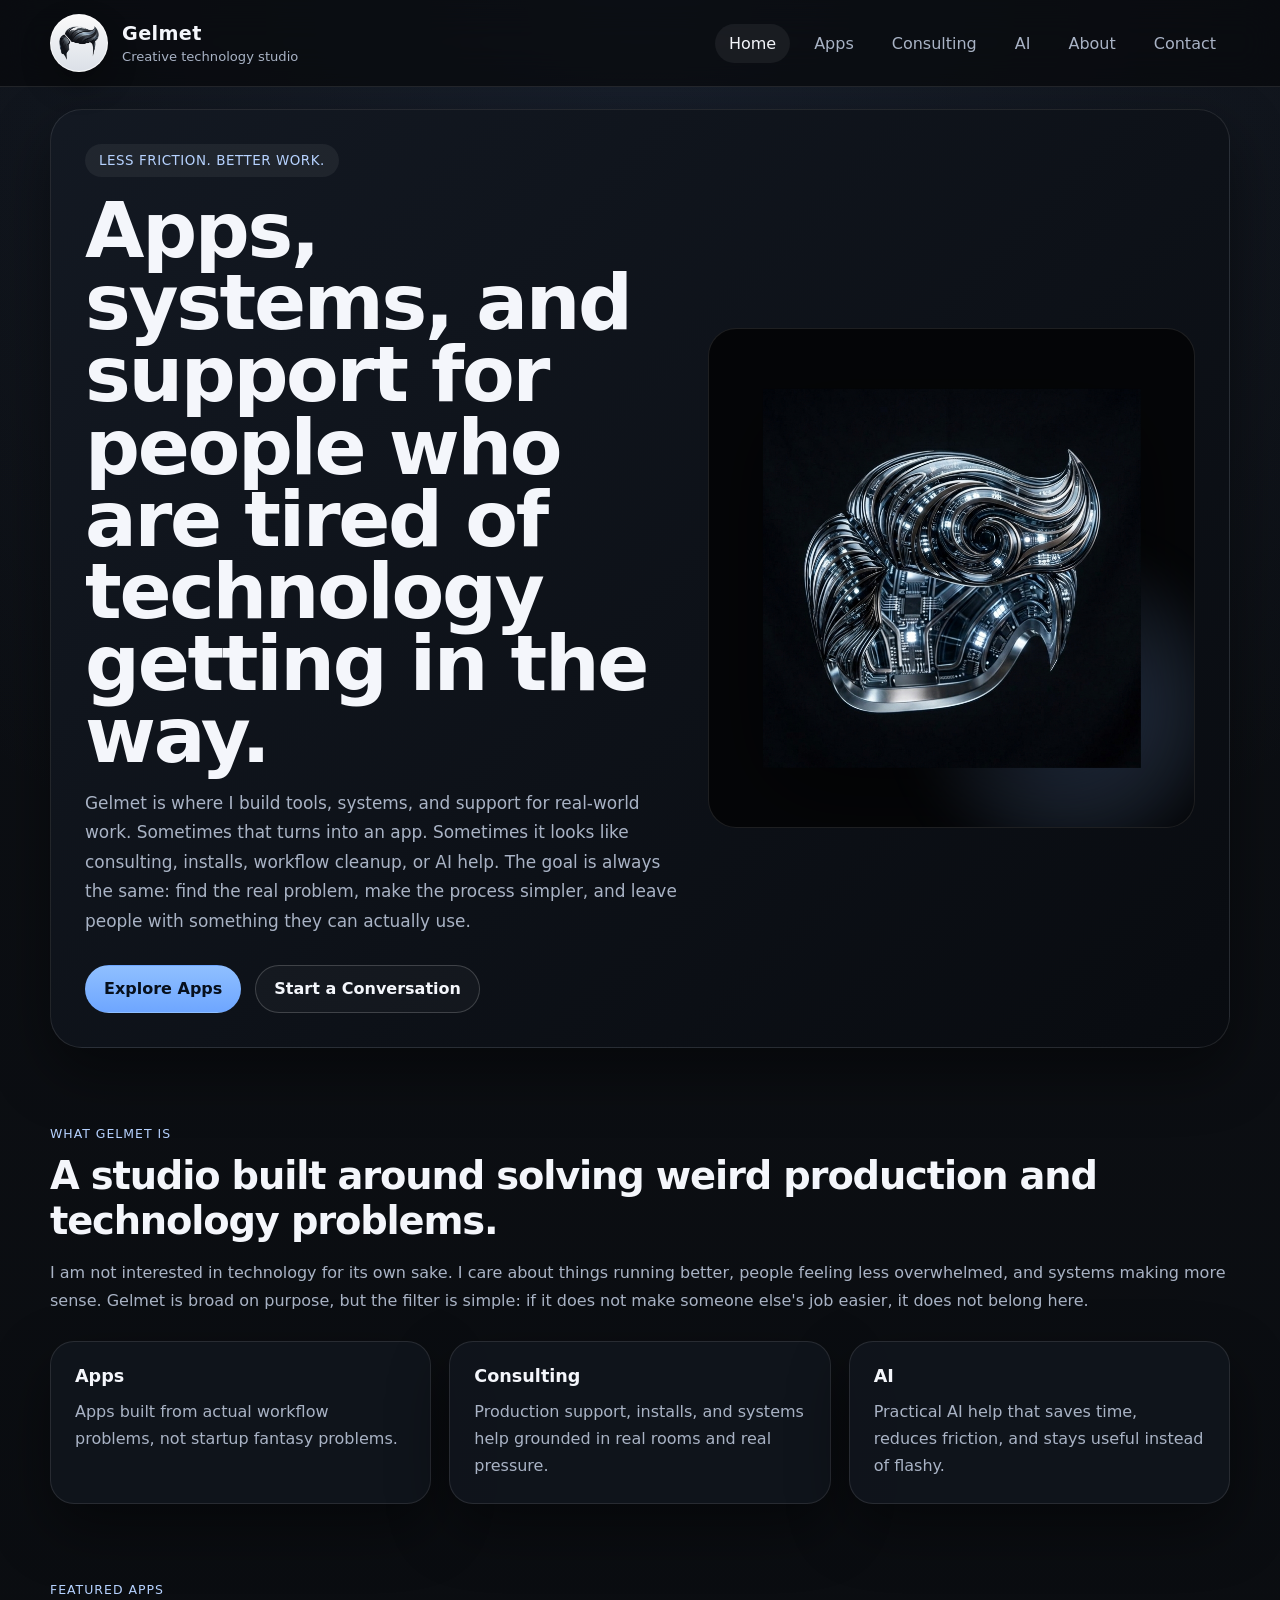
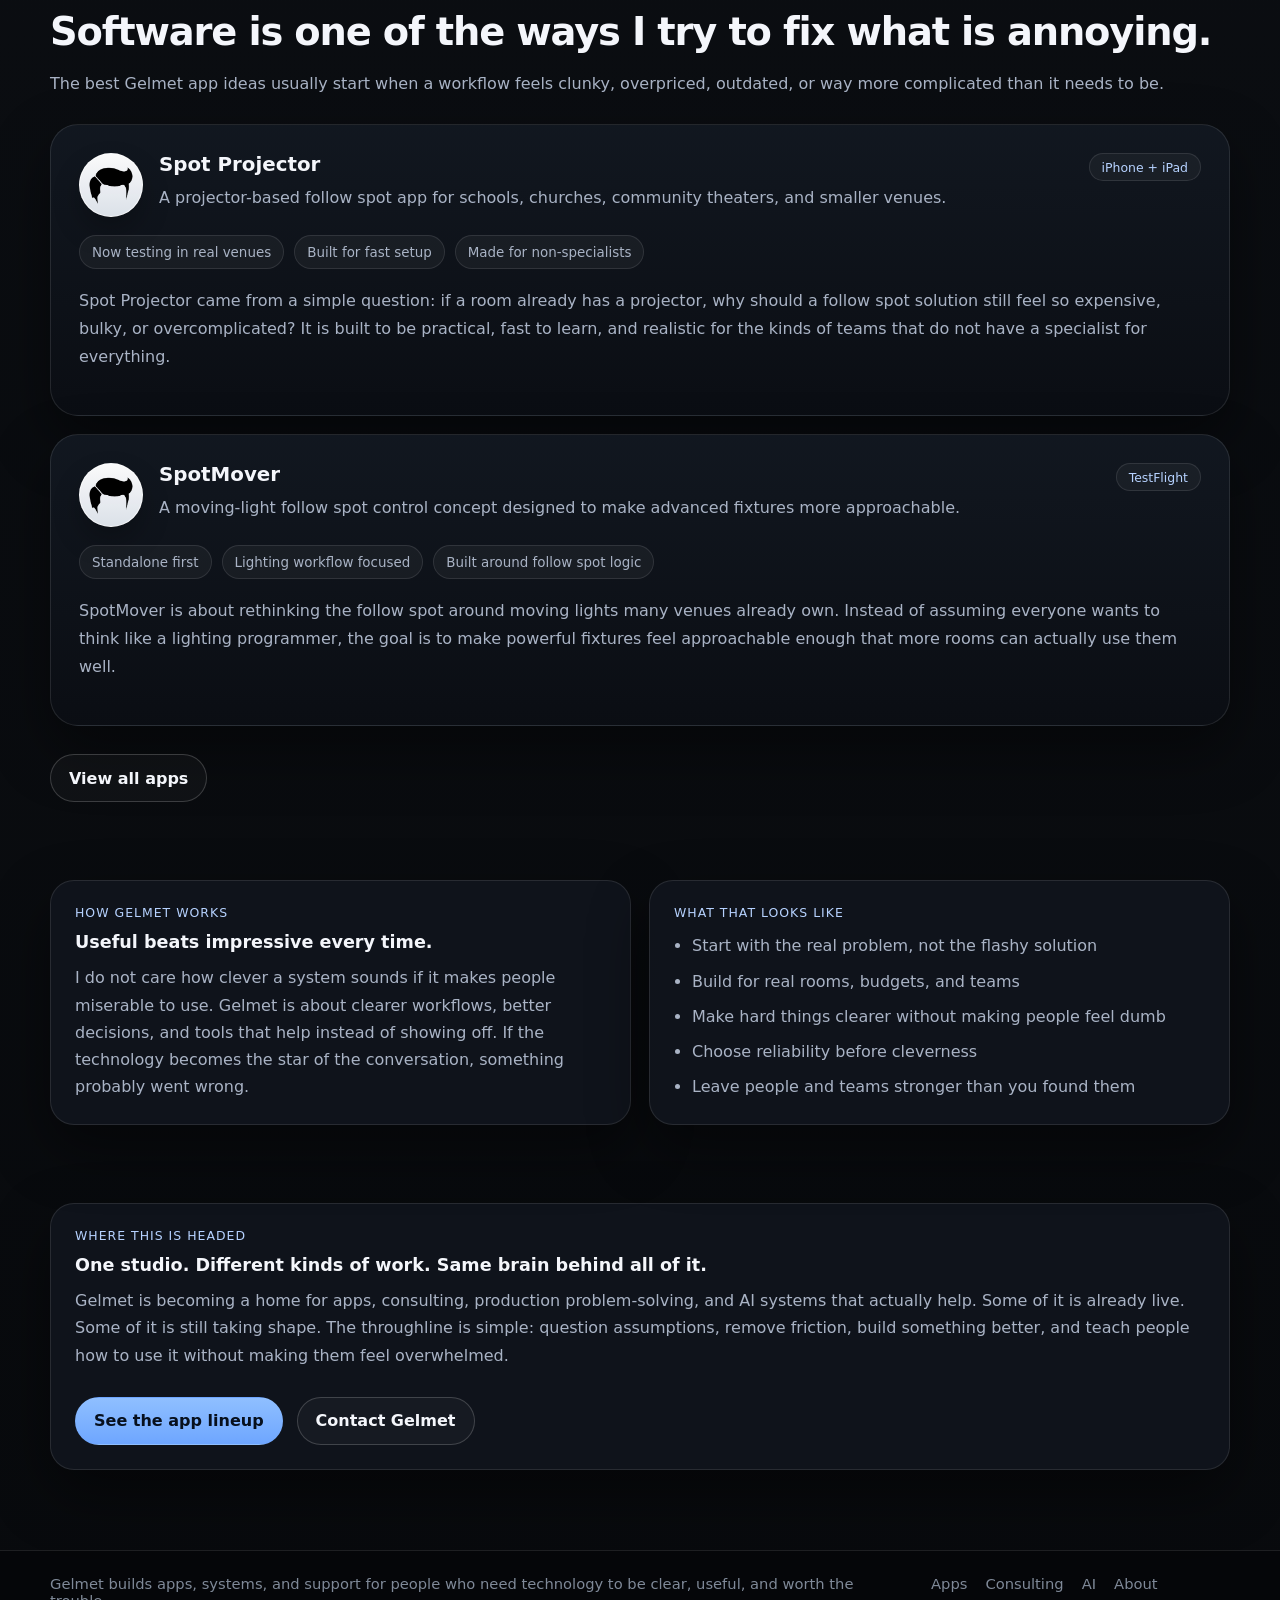
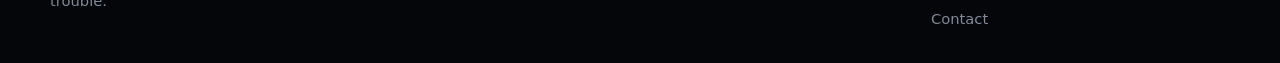
<file: index.html>
<!doctype html>
<html lang="en">
  <head>
    <meta charset="utf-8">
    <meta name="viewport" content="width=device-width, initial-scale=1">
    <title>Gelmet | Useful technology for real-world work</title>
    <meta name="description" content="Gelmet builds apps, systems, and support that cut friction and help real people do better work.">
    <link rel="stylesheet" href="styles.css">
  </head>
  <body>
    <div class="page-shell">
      <header class="site-header">
        <div class="site-header__inner">
          <a class="brand-lockup" href="index.html">
            <span class="brand-lockup__mark">
              <img src="assets/gelmet-mark-primary.png" alt="Gelmet hair mark">
            </span>
            <div class="brand-lockup__text">
              <span class="brand-lockup__name">Gelmet</span>
              <span class="brand-lockup__tag">Creative technology studio</span>
            </div>
          </a>
          <nav class="site-nav" aria-label="Primary">
            <a href="index.html" aria-current="page">Home</a>
            <a href="apps.html">Apps</a>
            <a href="consulting.html">Consulting</a>
            <a href="ai.html">AI</a>
            <a href="about.html">About</a>
            <a href="contact.html">Contact</a>
          </nav>
        </div>
      </header>

      <main>
        <section class="hero">
          <div class="hero__grid">
            <div>
              <div class="hero__eyebrow">Less friction. Better work.</div>
              <h1>Apps, systems, and support for people who are tired of technology getting in the way.</h1>
              <p>
                Gelmet is where I build tools, systems, and support for real-world work. Sometimes that turns into an app.
                Sometimes it looks like consulting, installs, workflow cleanup, or AI help. The goal is always the same:
                find the real problem, make the process simpler, and leave people with something they can actually use.
              </p>
              <div class="hero__actions">
                <a class="button button--primary" href="apps.html">Explore Apps</a>
                <a class="button button--secondary" href="contact.html">Start a Conversation</a>
              </div>
            </div>
            <div class="hero-card">
              <div class="hero-card__glow"></div>
              <img class="hero-card__featured" src="assets/gelmet-hero-mark.png" alt="Gelmet mark">
            </div>
          </div>
        </section>

        <section class="section">
          <div class="section__header">
            <div class="section__eyebrow">What Gelmet is</div>
            <h2>A studio built around solving weird production and technology problems.</h2>
            <p class="section__lede">
              I am not interested in technology for its own sake. I care about things running better, people feeling less
              overwhelmed, and systems making more sense. Gelmet is broad on purpose, but the filter is simple: if it does
              not make someone else's job easier, it does not belong here.
            </p>
          </div>
          <div class="panel-grid">
            <article class="card">
              <h3>Apps</h3>
              <p>Apps built from actual workflow problems, not startup fantasy problems.</p>
            </article>
            <article class="card">
              <h3>Consulting</h3>
              <p>Production support, installs, and systems help grounded in real rooms and real pressure.</p>
            </article>
            <article class="card">
              <h3>AI</h3>
              <p>Practical AI help that saves time, reduces friction, and stays useful instead of flashy.</p>
            </article>
          </div>
        </section>

        <section class="section">
          <div class="section__header">
            <div class="section__eyebrow">Featured apps</div>
            <h2>Software is one of the ways I try to fix what is annoying.</h2>
            <p class="section__lede">
              The best Gelmet app ideas usually start when a workflow feels clunky, overpriced, outdated, or way more
              complicated than it needs to be.
            </p>
          </div>
          <div class="stack">
            <article class="product-card">
              <div class="product-card__top">
                <div class="product-card__identity">
                  <span class="feature__icon">
                    <img src="assets/gelmet-mark-flat.png" alt="">
                  </span>
                  <div>
                    <h3>Spot Projector</h3>
                    <p class="meta">A projector-based follow spot app for schools, churches, community theaters, and smaller venues.</p>
                  </div>
                </div>
                <span class="pill">iPhone + iPad</span>
              </div>
              <div class="product-meta">
                <span>Now testing in real venues</span>
                <span>Built for fast setup</span>
                <span>Made for non-specialists</span>
              </div>
              <p>
                Spot Projector came from a simple question: if a room already has a projector, why should a follow spot
                solution still feel so expensive, bulky, or overcomplicated? It is built to be practical, fast to learn,
                and realistic for the kinds of teams that do not have a specialist for everything.
              </p>
            </article>
            <article class="product-card">
              <div class="product-card__top">
                <div class="product-card__identity">
                  <span class="feature__icon">
                    <img src="assets/gelmet-mark-flat.png" alt="">
                  </span>
                  <div>
                    <h3>SpotMover</h3>
                    <p class="meta">A moving-light follow spot control concept designed to make advanced fixtures more approachable.</p>
                  </div>
                </div>
                <span class="pill">TestFlight</span>
              </div>
              <div class="product-meta">
                <span>Standalone first</span>
                <span>Lighting workflow focused</span>
                <span>Built around follow spot logic</span>
              </div>
              <p>
                SpotMover is about rethinking the follow spot around moving lights many venues already own. Instead of assuming
                everyone wants to think like a lighting programmer, the goal is to make powerful fixtures feel approachable enough
                that more rooms can actually use them well.
              </p>
            </article>
          </div>
          <div class="button-row">
            <a class="button button--secondary" href="apps.html">View all apps</a>
          </div>
        </section>

        <section class="section">
          <div class="split">
            <article class="card">
              <div class="section__eyebrow">How Gelmet works</div>
              <h3>Useful beats impressive every time.</h3>
              <p>
                I do not care how clever a system sounds if it makes people miserable to use. Gelmet is about clearer
                workflows, better decisions, and tools that help instead of showing off. If the technology becomes the
                star of the conversation, something probably went wrong.
              </p>
            </article>
            <article class="card">
              <div class="section__eyebrow">What that looks like</div>
              <ul class="list">
                <li>Start with the real problem, not the flashy solution</li>
                <li>Build for real rooms, budgets, and teams</li>
                <li>Make hard things clearer without making people feel dumb</li>
                <li>Choose reliability before cleverness</li>
                <li>Leave people and teams stronger than you found them</li>
              </ul>
            </article>
          </div>
        </section>

        <section class="section">
          <div class="cta-panel">
            <div class="section__eyebrow">Where this is headed</div>
            <h3>One studio. Different kinds of work. Same brain behind all of it.</h3>
            <p>
              Gelmet is becoming a home for apps, consulting, production problem-solving, and AI systems that actually help.
              Some of it is already live. Some of it is still taking shape. The throughline is simple: question assumptions,
              remove friction, build something better, and teach people how to use it without making them feel overwhelmed.
            </p>
            <div class="button-row">
              <a class="button button--primary" href="apps.html">See the app lineup</a>
              <a class="button button--secondary" href="contact.html">Contact Gelmet</a>
            </div>
          </div>
        </section>
      </main>

      <footer class="site-footer">
        <div class="site-footer__inner">
          <div>Gelmet builds apps, systems, and support for people who need technology to be clear, useful, and worth the trouble.</div>
          <div class="site-footer__links">
            <a href="apps.html">Apps</a>
            <a href="consulting.html">Consulting</a>
            <a href="ai.html">AI</a>
            <a href="about.html">About</a>
            <a href="contact.html">Contact</a>
          </div>
        </div>
      </footer>
    </div>
  </body>
</html>
</file>
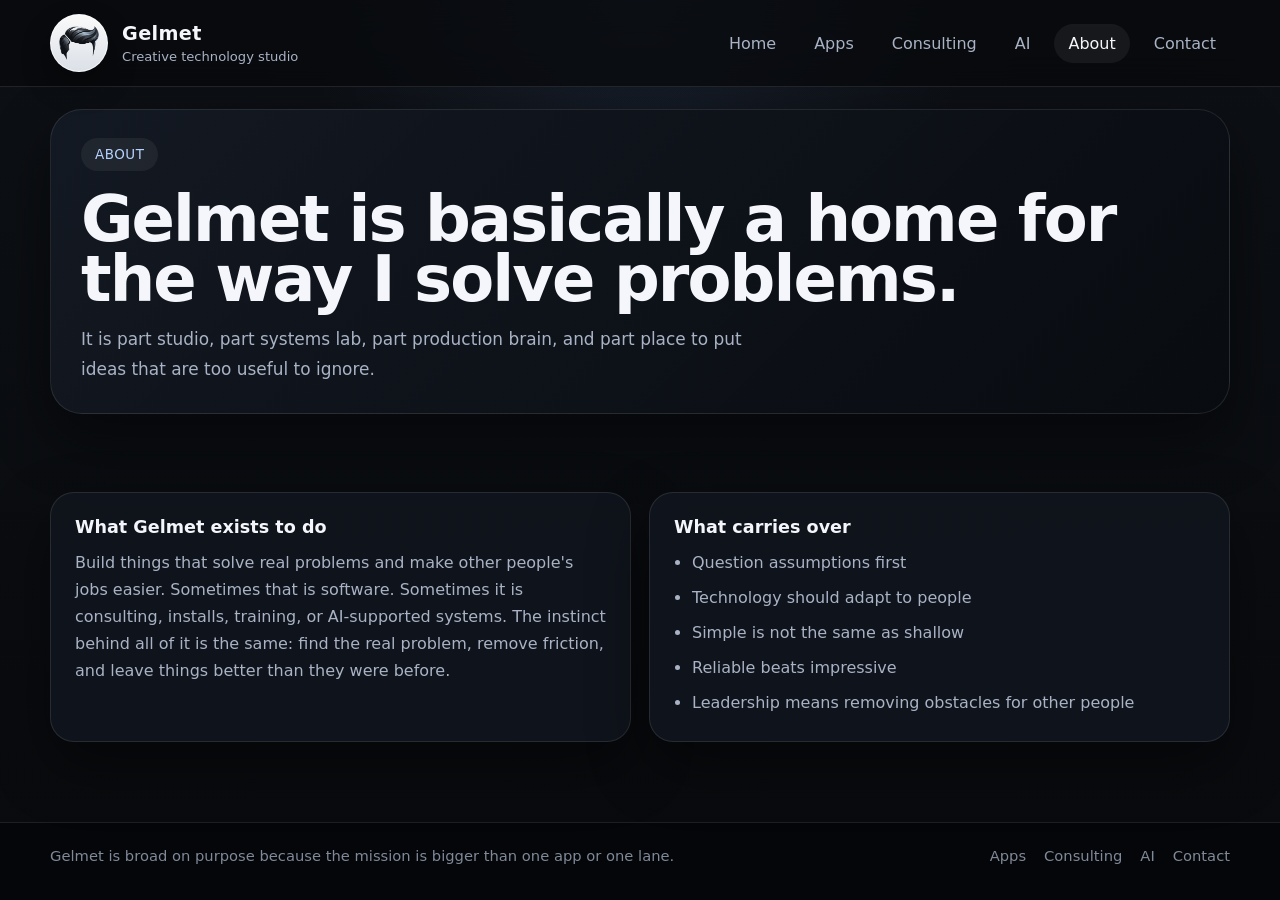
<file: about.html>
<!doctype html>
<html lang="en">
  <head>
    <meta charset="utf-8">
    <meta name="viewport" content="width=device-width, initial-scale=1">
    <title>About Gelmet</title>
    <meta name="description" content="About Gelmet, the way it thinks, and the kind of problems it likes to solve.">
    <link rel="stylesheet" href="styles.css">
  </head>
  <body>
    <div class="page-shell">
      <header class="site-header">
        <div class="site-header__inner">
          <a class="brand-lockup" href="index.html">
            <span class="brand-lockup__mark">
              <img src="assets/gelmet-mark-primary.png" alt="Gelmet hair mark">
            </span>
            <div class="brand-lockup__text">
              <span class="brand-lockup__name">Gelmet</span>
              <span class="brand-lockup__tag">Creative technology studio</span>
            </div>
          </a>
          <nav class="site-nav" aria-label="Primary">
            <a href="index.html">Home</a>
            <a href="apps.html">Apps</a>
            <a href="consulting.html">Consulting</a>
            <a href="ai.html">AI</a>
            <a href="about.html" aria-current="page">About</a>
            <a href="contact.html">Contact</a>
          </nav>
        </div>
      </header>
      <main>
        <section class="hero hero--compact">
          <div class="hero__eyebrow">About</div>
          <h1>Gelmet is basically a home for the way I solve problems.</h1>
          <p>
            It is part studio, part systems lab, part production brain, and part place to put ideas that are too useful to ignore.
          </p>
        </section>
        <section class="section">
          <div class="split">
            <article class="card">
              <h3>What Gelmet exists to do</h3>
              <p>
                Build things that solve real problems and make other people's jobs easier. Sometimes that is software.
                Sometimes it is consulting, installs, training, or AI-supported systems. The instinct behind all of it is
                the same: find the real problem, remove friction, and leave things better than they were before.
              </p>
            </article>
            <article class="card">
              <h3>What carries over</h3>
              <ul class="list">
                <li>Question assumptions first</li>
                <li>Technology should adapt to people</li>
                <li>Simple is not the same as shallow</li>
                <li>Reliable beats impressive</li>
                <li>Leadership means removing obstacles for other people</li>
              </ul>
            </article>
          </div>
        </section>
      </main>
      <footer class="site-footer">
        <div class="site-footer__inner">
          <div>Gelmet is broad on purpose because the mission is bigger than one app or one lane.</div>
          <div class="site-footer__links">
            <a href="apps.html">Apps</a>
            <a href="consulting.html">Consulting</a>
            <a href="ai.html">AI</a>
            <a href="contact.html">Contact</a>
          </div>
        </div>
      </footer>
    </div>
  </body>
</html>
</file>
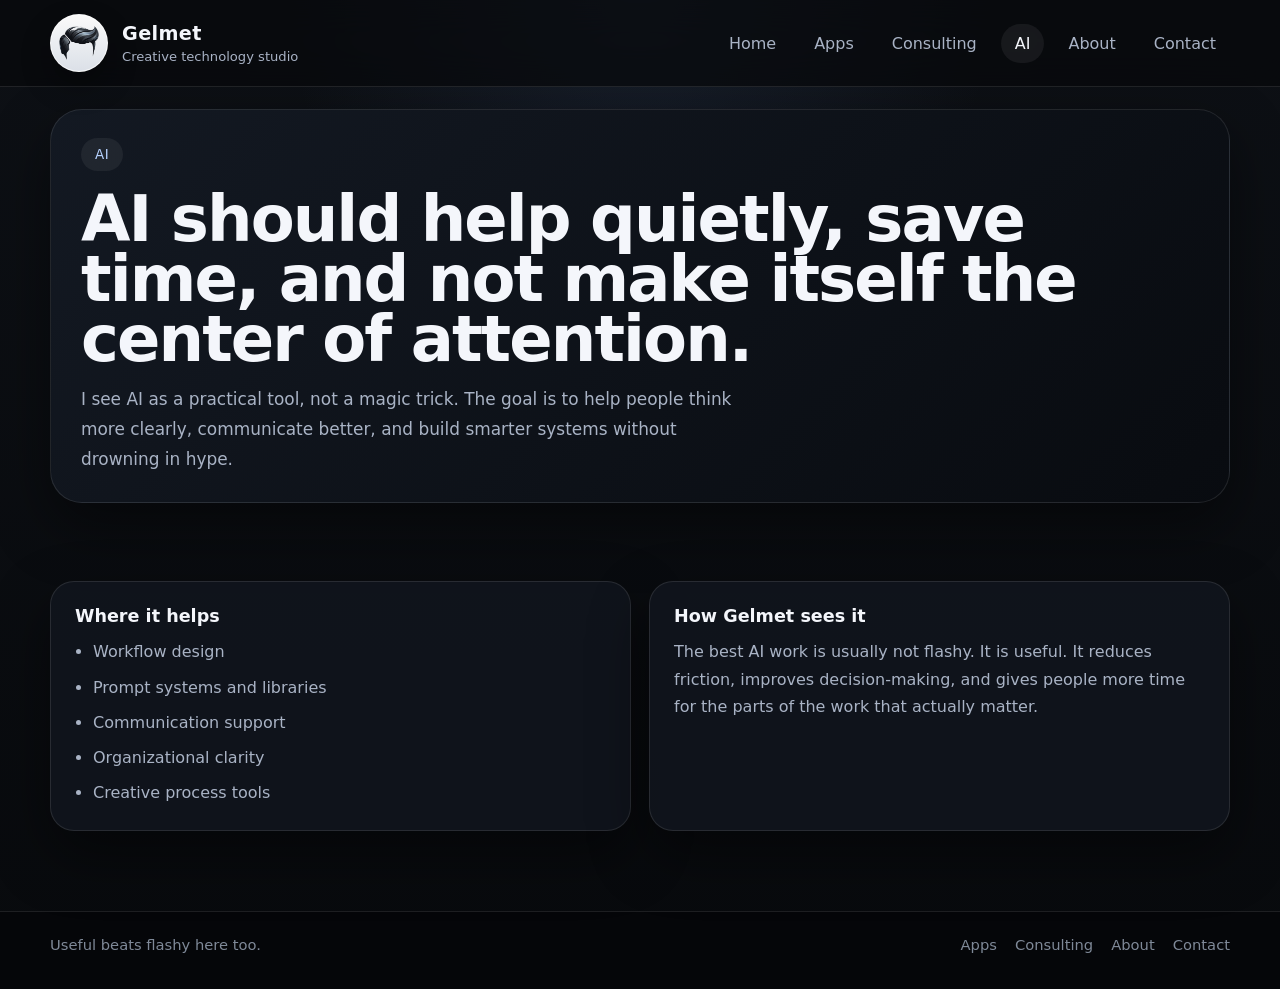
<file: ai.html>
<!doctype html>
<html lang="en">
  <head>
    <meta charset="utf-8">
    <meta name="viewport" content="width=device-width, initial-scale=1">
    <title>Gelmet AI</title>
    <meta name="description" content="Practical AI support for workflows, communication, systems, and creative problem-solving.">
    <link rel="stylesheet" href="styles.css">
  </head>
  <body>
    <div class="page-shell">
      <header class="site-header">
        <div class="site-header__inner">
          <a class="brand-lockup" href="index.html">
            <span class="brand-lockup__mark">
              <img src="assets/gelmet-mark-primary.png" alt="Gelmet hair mark">
            </span>
            <div class="brand-lockup__text">
              <span class="brand-lockup__name">Gelmet</span>
              <span class="brand-lockup__tag">Creative technology studio</span>
            </div>
          </a>
          <nav class="site-nav" aria-label="Primary">
            <a href="index.html">Home</a>
            <a href="apps.html">Apps</a>
            <a href="consulting.html">Consulting</a>
            <a href="ai.html" aria-current="page">AI</a>
            <a href="about.html">About</a>
            <a href="contact.html">Contact</a>
          </nav>
        </div>
      </header>
      <main>
        <section class="hero hero--compact">
          <div class="hero__eyebrow">AI</div>
          <h1>AI should help quietly, save time, and not make itself the center of attention.</h1>
          <p>
            I see AI as a practical tool, not a magic trick. The goal is to help people think more clearly, communicate better,
            and build smarter systems without drowning in hype.
          </p>
        </section>
        <section class="section">
          <div class="split">
            <article class="card">
              <h3>Where it helps</h3>
              <ul class="list">
                <li>Workflow design</li>
                <li>Prompt systems and libraries</li>
                <li>Communication support</li>
                <li>Organizational clarity</li>
                <li>Creative process tools</li>
              </ul>
            </article>
            <article class="card">
              <h3>How Gelmet sees it</h3>
              <p>
                The best AI work is usually not flashy. It is useful. It reduces friction, improves decision-making,
                and gives people more time for the parts of the work that actually matter.
              </p>
            </article>
          </div>
        </section>
      </main>
      <footer class="site-footer">
        <div class="site-footer__inner">
          <div>Useful beats flashy here too.</div>
          <div class="site-footer__links">
            <a href="apps.html">Apps</a>
            <a href="consulting.html">Consulting</a>
            <a href="about.html">About</a>
            <a href="contact.html">Contact</a>
          </div>
        </div>
      </footer>
    </div>
  </body>
</html>
</file>
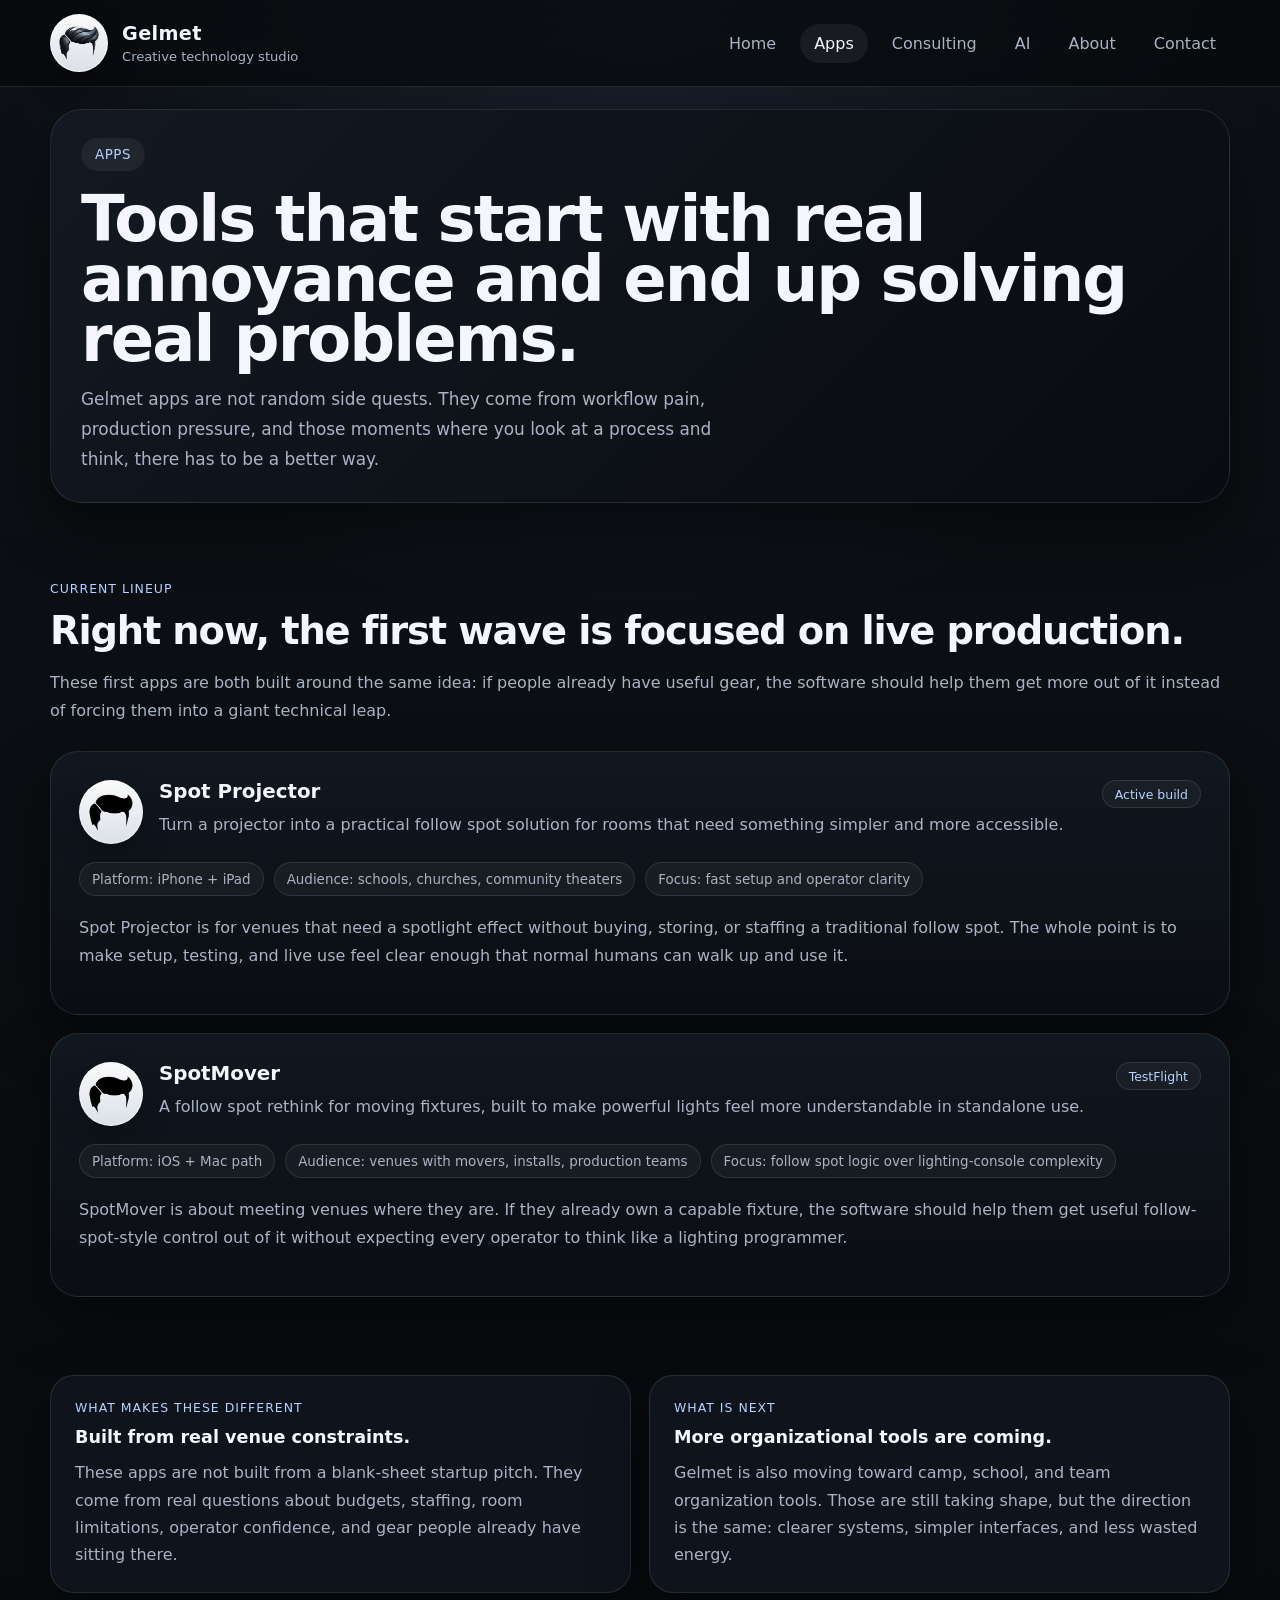
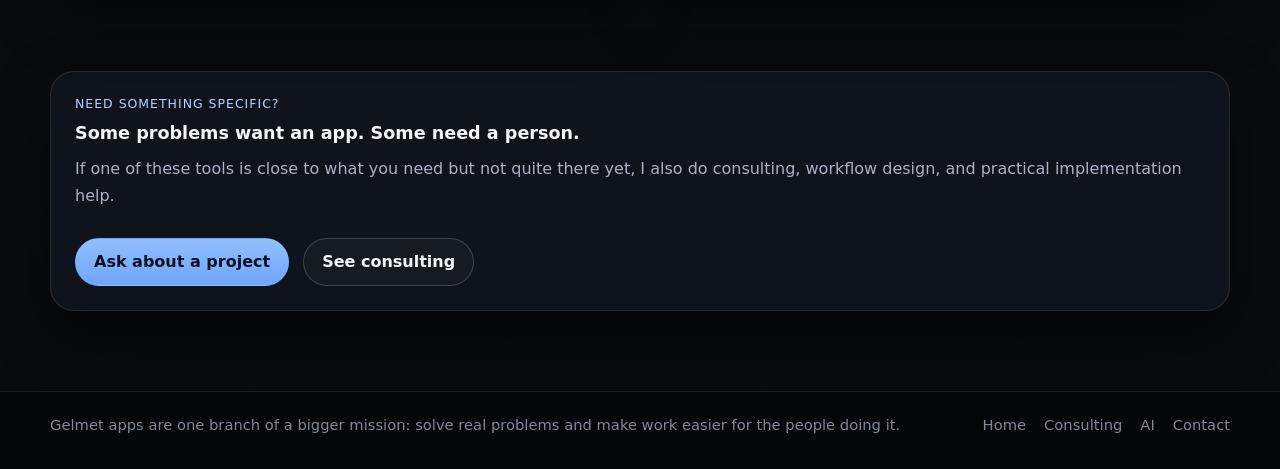
<file: apps.html>
<!doctype html>
<html lang="en">
  <head>
    <meta charset="utf-8">
    <meta name="viewport" content="width=device-width, initial-scale=1">
    <title>Gelmet Apps</title>
    <meta name="description" content="Apps built by Gelmet to solve real workflow problems in production, organization, and everyday work.">
    <link rel="stylesheet" href="styles.css">
  </head>
  <body>
    <div class="page-shell">
      <header class="site-header">
        <div class="site-header__inner">
          <a class="brand-lockup" href="index.html">
            <span class="brand-lockup__mark">
              <img src="assets/gelmet-mark-primary.png" alt="Gelmet hair mark">
            </span>
            <div class="brand-lockup__text">
              <span class="brand-lockup__name">Gelmet</span>
              <span class="brand-lockup__tag">Creative technology studio</span>
            </div>
          </a>
          <nav class="site-nav" aria-label="Primary">
            <a href="index.html">Home</a>
            <a href="apps.html" aria-current="page">Apps</a>
            <a href="consulting.html">Consulting</a>
            <a href="ai.html">AI</a>
            <a href="about.html">About</a>
            <a href="contact.html">Contact</a>
          </nav>
        </div>
      </header>
      <main>
        <section class="hero hero--compact">
          <div class="hero__eyebrow">Apps</div>
          <h1>Tools that start with real annoyance and end up solving real problems.</h1>
          <p>
            Gelmet apps are not random side quests. They come from workflow pain, production pressure, and those moments where
            you look at a process and think, there has to be a better way.
          </p>
        </section>

        <section class="section">
          <div class="section__header">
            <div class="section__eyebrow">Current lineup</div>
            <h2>Right now, the first wave is focused on live production.</h2>
            <p class="section__lede">
              These first apps are both built around the same idea: if people already have useful gear, the software should help them get more
              out of it instead of forcing them into a giant technical leap.
            </p>
          </div>
          <div class="stack">
            <article class="product-card">
              <div class="product-card__top">
                <div class="product-card__identity">
                  <span class="feature__icon">
                    <img src="assets/gelmet-mark-flat.png" alt="">
                  </span>
                  <div>
                    <h3>Spot Projector</h3>
                    <p class="meta">Turn a projector into a practical follow spot solution for rooms that need something simpler and more accessible.</p>
                  </div>
                </div>
                <span class="pill">Active build</span>
              </div>
              <div class="product-meta">
                <span>Platform: iPhone + iPad</span>
                <span>Audience: schools, churches, community theaters</span>
                <span>Focus: fast setup and operator clarity</span>
              </div>
              <p>
                Spot Projector is for venues that need a spotlight effect without buying, storing, or staffing a traditional follow spot.
                The whole point is to make setup, testing, and live use feel clear enough that normal humans can walk up and use it.
              </p>
            </article>

            <article class="product-card">
              <div class="product-card__top">
                <div class="product-card__identity">
                  <span class="feature__icon">
                    <img src="assets/gelmet-mark-flat.png" alt="">
                  </span>
                  <div>
                    <h3>SpotMover</h3>
                    <p class="meta">A follow spot rethink for moving fixtures, built to make powerful lights feel more understandable in standalone use.</p>
                  </div>
                </div>
                <span class="pill">TestFlight</span>
              </div>
              <div class="product-meta">
                <span>Platform: iOS + Mac path</span>
                <span>Audience: venues with movers, installs, production teams</span>
                <span>Focus: follow spot logic over lighting-console complexity</span>
              </div>
              <p>
                SpotMover is about meeting venues where they are. If they already own a capable fixture, the software should help them get useful
                follow-spot-style control out of it without expecting every operator to think like a lighting programmer.
              </p>
            </article>
          </div>
        </section>

        <section class="section">
          <div class="split">
            <article class="card">
              <div class="section__eyebrow">What makes these different</div>
              <h3>Built from real venue constraints.</h3>
              <p>
                These apps are not built from a blank-sheet startup pitch. They come from real questions about budgets, staffing,
                room limitations, operator confidence, and gear people already have sitting there.
              </p>
            </article>
            <article class="card">
              <div class="section__eyebrow">What is next</div>
              <h3>More organizational tools are coming.</h3>
              <p>
                Gelmet is also moving toward camp, school, and team organization tools. Those are still taking shape, but the direction is the same:
                clearer systems, simpler interfaces, and less wasted energy.
              </p>
            </article>
          </div>
        </section>

        <section class="section">
          <div class="cta-panel">
            <div class="section__eyebrow">Need something specific?</div>
            <h3>Some problems want an app. Some need a person.</h3>
            <p>
              If one of these tools is close to what you need but not quite there yet, I also do consulting, workflow design,
              and practical implementation help.
            </p>
            <div class="button-row">
              <a class="button button--primary" href="contact.html">Ask about a project</a>
              <a class="button button--secondary" href="consulting.html">See consulting</a>
            </div>
          </div>
        </section>
      </main>
      <footer class="site-footer">
        <div class="site-footer__inner">
          <div>Gelmet apps are one branch of a bigger mission: solve real problems and make work easier for the people doing it.</div>
          <div class="site-footer__links">
            <a href="index.html">Home</a>
            <a href="consulting.html">Consulting</a>
            <a href="ai.html">AI</a>
            <a href="contact.html">Contact</a>
          </div>
        </div>
      </footer>
    </div>
  </body>
</html>
</file>
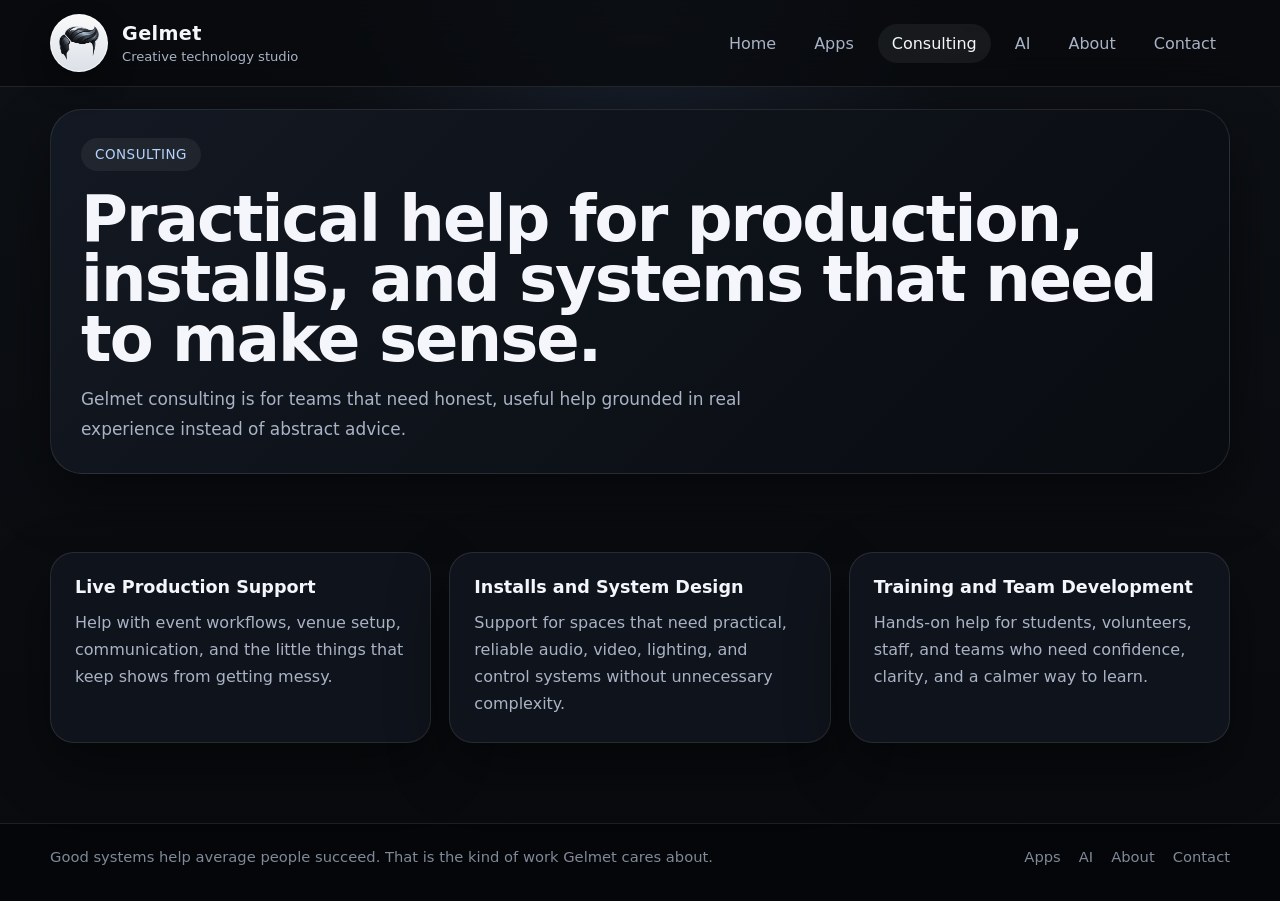
<file: consulting.html>
<!doctype html>
<html lang="en">
  <head>
    <meta charset="utf-8">
    <meta name="viewport" content="width=device-width, initial-scale=1">
    <title>Gelmet Consulting</title>
    <meta name="description" content="Practical consulting for production, installs, workflows, and teams that need things to actually work.">
    <link rel="stylesheet" href="styles.css">
  </head>
  <body>
    <div class="page-shell">
      <header class="site-header">
        <div class="site-header__inner">
          <a class="brand-lockup" href="index.html">
            <span class="brand-lockup__mark">
              <img src="assets/gelmet-mark-primary.png" alt="Gelmet hair mark">
            </span>
            <div class="brand-lockup__text">
              <span class="brand-lockup__name">Gelmet</span>
              <span class="brand-lockup__tag">Creative technology studio</span>
            </div>
          </a>
          <nav class="site-nav" aria-label="Primary">
            <a href="index.html">Home</a>
            <a href="apps.html">Apps</a>
            <a href="consulting.html" aria-current="page">Consulting</a>
            <a href="ai.html">AI</a>
            <a href="about.html">About</a>
            <a href="contact.html">Contact</a>
          </nav>
        </div>
      </header>
      <main>
        <section class="hero hero--compact">
          <div class="hero__eyebrow">Consulting</div>
          <h1>Practical help for production, installs, and systems that need to make sense.</h1>
          <p>
            Gelmet consulting is for teams that need honest, useful help grounded in real experience instead of abstract advice.
          </p>
        </section>
        <section class="section">
          <div class="panel-grid">
            <article class="card">
              <h3>Live Production Support</h3>
              <p>Help with event workflows, venue setup, communication, and the little things that keep shows from getting messy.</p>
            </article>
            <article class="card">
              <h3>Installs and System Design</h3>
              <p>Support for spaces that need practical, reliable audio, video, lighting, and control systems without unnecessary complexity.</p>
            </article>
            <article class="card">
              <h3>Training and Team Development</h3>
              <p>Hands-on help for students, volunteers, staff, and teams who need confidence, clarity, and a calmer way to learn.</p>
            </article>
          </div>
        </section>
      </main>
      <footer class="site-footer">
        <div class="site-footer__inner">
          <div>Good systems help average people succeed. That is the kind of work Gelmet cares about.</div>
          <div class="site-footer__links">
            <a href="apps.html">Apps</a>
            <a href="ai.html">AI</a>
            <a href="about.html">About</a>
            <a href="contact.html">Contact</a>
          </div>
        </div>
      </footer>
    </div>
  </body>
</html>
</file>
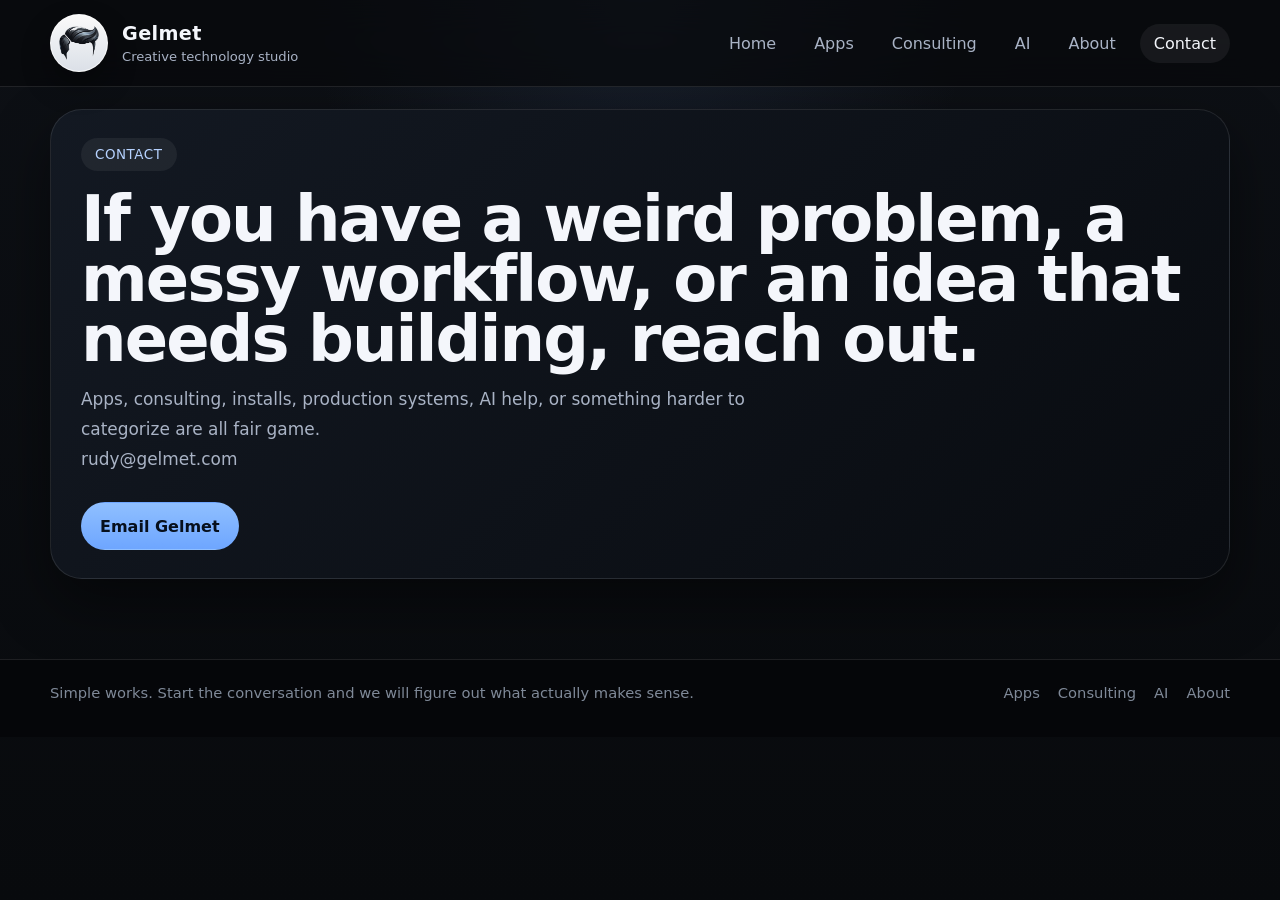
<file: contact.html>
<!doctype html>
<html lang="en">
  <head>
    <meta charset="utf-8">
    <meta name="viewport" content="width=device-width, initial-scale=1">
    <title>Contact Gelmet</title>
    <meta name="description" content="Contact Gelmet about apps, consulting, installs, workflow support, and AI work.">
    <link rel="stylesheet" href="styles.css">
  </head>
  <body>
    <div class="page-shell">
      <header class="site-header">
        <div class="site-header__inner">
          <a class="brand-lockup" href="index.html">
            <span class="brand-lockup__mark">
              <img src="assets/gelmet-mark-primary.png" alt="Gelmet hair mark">
            </span>
            <div class="brand-lockup__text">
              <span class="brand-lockup__name">Gelmet</span>
              <span class="brand-lockup__tag">Creative technology studio</span>
            </div>
          </a>
          <nav class="site-nav" aria-label="Primary">
            <a href="index.html">Home</a>
            <a href="apps.html">Apps</a>
            <a href="consulting.html">Consulting</a>
            <a href="ai.html">AI</a>
            <a href="about.html">About</a>
            <a href="contact.html" aria-current="page">Contact</a>
          </nav>
        </div>
      </header>
      <main>
        <section class="hero hero--compact">
          <div class="hero__eyebrow">Contact</div>
          <h1>If you have a weird problem, a messy workflow, or an idea that needs building, reach out.</h1>
          <p>
            Apps, consulting, installs, production systems, AI help, or something harder to categorize are all fair game.
          </p>
          <p class="contact-line"><a href="mailto:rudy@gelmet.com">rudy@gelmet.com</a></p>
          <div class="hero__actions">
            <a class="button button--primary" href="mailto:rudy@gelmet.com">Email Gelmet</a>
          </div>
        </section>
      </main>
      <footer class="site-footer">
        <div class="site-footer__inner">
          <div>Simple works. Start the conversation and we will figure out what actually makes sense.</div>
          <div class="site-footer__links">
            <a href="apps.html">Apps</a>
            <a href="consulting.html">Consulting</a>
            <a href="ai.html">AI</a>
            <a href="about.html">About</a>
          </div>
        </div>
      </footer>
    </div>
  </body>
</html>
</file>
<file: styles.css>
:root {
  color-scheme: dark;
  --bg: #0a0c10;
  --panel: rgba(17, 22, 30, 0.84);
  --panel-strong: rgba(20, 26, 36, 0.96);
  --line: rgba(255, 255, 255, 0.1);
  --line-strong: rgba(255, 255, 255, 0.18);
  --text: #f4f6fb;
  --muted: #a9b3c5;
  --soft: #7f8998;
  --accent: #88b7ff;
  --accent-strong: #b6d2ff;
  --shadow: 0 24px 60px rgba(0, 0, 0, 0.45);
  --radius: 24px;
  --max: 1180px;
}

* {
  box-sizing: border-box;
}

html {
  scroll-behavior: smooth;
}

body {
  margin: 0;
  font-family: Inter, ui-sans-serif, system-ui, -apple-system, BlinkMacSystemFont, "Segoe UI", sans-serif;
  background:
    radial-gradient(circle at top, rgba(67, 92, 136, 0.2), transparent 30%),
    linear-gradient(180deg, #0d1015 0%, #080a0d 100%);
  color: var(--text);
}

a {
  color: inherit;
  text-decoration: none;
}

img {
  display: block;
  max-width: 100%;
}

.page-shell {
  min-height: 100vh;
}

.site-header {
  position: sticky;
  top: 0;
  z-index: 20;
  backdrop-filter: blur(18px);
  background: rgba(7, 9, 12, 0.72);
  border-bottom: 1px solid var(--line);
}

.site-header__inner,
.section,
.site-footer__inner {
  width: min(calc(100% - 32px), var(--max));
  margin: 0 auto;
}

.site-header__inner {
  display: flex;
  align-items: center;
  justify-content: space-between;
  gap: 20px;
  padding: 14px 0;
}

.brand-lockup {
  display: flex;
  align-items: center;
  gap: 14px;
  min-width: 0;
}

.brand-lockup__mark {
  display: inline-flex;
  align-items: center;
  justify-content: center;
  width: 58px;
  height: 58px;
  border-radius: 999px;
  background: linear-gradient(180deg, rgba(255,255,255,0.98), rgba(233,238,246,0.94));
  border: 1px solid rgba(255,255,255,0.7);
  box-shadow: 0 14px 30px rgba(0, 0, 0, 0.3);
}

.brand-lockup__mark img {
  width: 78%;
  height: 78%;
  object-fit: contain;
}

.brand-lockup__text {
  display: flex;
  flex-direction: column;
  gap: 4px;
}

.brand-lockup__name {
  font-size: 1.2rem;
  font-weight: 700;
  letter-spacing: 0.02em;
}

.brand-lockup__tag {
  color: var(--muted);
  font-size: 0.82rem;
}

.site-nav {
  display: flex;
  flex-wrap: wrap;
  justify-content: flex-end;
  gap: 10px;
}

.site-nav a {
  padding: 10px 14px;
  border-radius: 999px;
  color: var(--muted);
  transition: 160ms ease;
}

.site-nav a:hover,
.site-nav a[aria-current="page"] {
  background: rgba(255, 255, 255, 0.06);
  color: var(--text);
}

.hero {
  width: min(calc(100% - 32px), var(--max));
  margin: 22px auto 0;
  padding: 34px;
  border: 1px solid var(--line);
  border-radius: 32px;
  overflow: hidden;
  background:
    linear-gradient(135deg, rgba(19, 25, 35, 0.95), rgba(8, 11, 16, 0.94)),
    #0b0d10;
  box-shadow: var(--shadow);
}

.hero--compact {
  padding: 28px 30px;
}

.hero__grid {
  display: grid;
  grid-template-columns: 1.1fr 0.9fr;
  gap: 28px;
  align-items: center;
}

.hero__eyebrow {
  display: inline-flex;
  align-items: center;
  gap: 10px;
  padding: 9px 14px;
  border-radius: 999px;
  background: rgba(255, 255, 255, 0.06);
  color: var(--accent-strong);
  font-size: 0.84rem;
  letter-spacing: 0.04em;
  text-transform: uppercase;
}

.hero h1,
.hero h2 {
  margin: 18px 0 16px;
  font-size: clamp(2.6rem, 6vw, 5.4rem);
  line-height: 0.94;
  letter-spacing: -0.03em;
}

.hero--compact h1 {
  font-size: clamp(2.2rem, 5vw, 4rem);
}

.hero p {
  max-width: 62ch;
  margin: 0;
  color: var(--muted);
  font-size: 1.06rem;
  line-height: 1.75;
}

.hero__actions,
.button-row {
  display: flex;
  flex-wrap: wrap;
  gap: 14px;
  margin-top: 28px;
}

.button {
  display: inline-flex;
  align-items: center;
  justify-content: center;
  gap: 10px;
  min-height: 48px;
  padding: 0 18px;
  border-radius: 999px;
  border: 1px solid transparent;
  font-weight: 600;
  transition: 160ms ease;
}

.button--primary {
  background: linear-gradient(180deg, #8fbfff 0%, #6ea6ff 100%);
  color: #07101d;
}

.button--primary:hover {
  transform: translateY(-1px);
  filter: brightness(1.04);
}

.button--secondary {
  border-color: var(--line-strong);
  background: rgba(255, 255, 255, 0.03);
  color: var(--text);
}

.button--secondary:hover {
  background: rgba(255, 255, 255, 0.06);
}

.hero-card {
  position: relative;
  min-height: 500px;
  border-radius: 28px;
  border: 1px solid var(--line);
  overflow: hidden;
  background: #050608;
}

.hero-card__glow {
  position: absolute;
  inset: auto -10% -10% auto;
  width: 70%;
  aspect-ratio: 1;
  border-radius: 50%;
  background: radial-gradient(circle, rgba(136, 183, 255, 0.4), transparent 70%);
  filter: blur(20px);
}

.hero-card__featured {
  position: absolute;
  left: 50%;
  top: 50%;
  transform: translate(-50%, -50%);
  width: min(78%, 520px);
  max-width: 100%;
  height: auto;
  object-fit: contain;
  filter: drop-shadow(0 24px 48px rgba(0, 0, 0, 0.55));
}

.section {
  padding: 78px 0 0;
}

.section:first-of-type {
  padding-top: 64px;
}

.section__header {
  margin-bottom: 26px;
}

.section__eyebrow {
  color: var(--accent-strong);
  letter-spacing: 0.08em;
  text-transform: uppercase;
  font-size: 0.78rem;
  margin-bottom: 12px;
}

.section h2 {
  margin: 0 0 10px;
  font-size: clamp(1.9rem, 3vw, 3rem);
  letter-spacing: -0.03em;
}

.section__lede,
.section p {
  color: var(--muted);
  line-height: 1.75;
}

.panel-grid {
  display: grid;
  grid-template-columns: repeat(3, minmax(0, 1fr));
  gap: 18px;
}

.stack {
  display: grid;
  gap: 18px;
}

.card,
.feature,
.cta-panel {
  background: var(--panel);
  border: 1px solid var(--line);
  border-radius: var(--radius);
  padding: 24px;
  box-shadow: var(--shadow);
}

.card h3,
.feature h3,
.cta-panel h3 {
  margin: 0 0 12px;
  font-size: 1.1rem;
}

.card p,
.feature p,
.cta-panel p,
.list,
.meta {
  margin: 0;
  color: var(--muted);
  line-height: 1.7;
}

.feature--app {
  display: grid;
  grid-template-columns: auto 1fr auto;
  gap: 20px;
  align-items: start;
}

.product-card {
  background: linear-gradient(180deg, rgba(18, 24, 33, 0.96), rgba(11, 14, 20, 0.96));
  border: 1px solid var(--line);
  border-radius: 28px;
  padding: 28px;
  box-shadow: var(--shadow);
}

.product-card__top {
  display: flex;
  justify-content: space-between;
  gap: 18px;
  align-items: flex-start;
}

.product-card__identity {
  display: flex;
  gap: 16px;
  align-items: flex-start;
}

.product-card__identity h3 {
  margin: 0 0 8px;
  font-size: 1.24rem;
}

.product-meta {
  display: flex;
  flex-wrap: wrap;
  gap: 10px;
  margin: 18px 0;
}

.product-meta span {
  display: inline-flex;
  align-items: center;
  min-height: 34px;
  padding: 0 12px;
  border-radius: 999px;
  background: rgba(255, 255, 255, 0.045);
  border: 1px solid var(--line);
  color: var(--muted);
  font-size: 0.84rem;
}

.feature__icon {
  width: 64px;
  height: 64px;
  display: inline-flex;
  align-items: center;
  justify-content: center;
  border-radius: 999px;
  background: linear-gradient(180deg, rgba(255,255,255,0.98), rgba(233,238,246,0.94));
  border: 1px solid rgba(255,255,255,0.7);
  box-shadow: 0 14px 28px rgba(0, 0, 0, 0.24);
}

.feature__icon img {
  width: 76%;
  height: 76%;
  object-fit: contain;
}

.pill {
  display: inline-flex;
  align-items: center;
  justify-content: center;
  min-height: 28px;
  padding: 0 12px;
  border-radius: 999px;
  border: 1px solid var(--line);
  color: var(--accent-strong);
  background: rgba(255,255,255,0.04);
  font-size: 0.78rem;
  white-space: nowrap;
}

.list {
  padding-left: 18px;
}

.list li + li {
  margin-top: 8px;
}

.split {
  display: grid;
  grid-template-columns: 1fr 1fr;
  gap: 18px;
}

.site-footer {
  margin-top: 80px;
  border-top: 1px solid var(--line);
  background: rgba(5, 6, 9, 0.88);
}

.site-footer__inner {
  display: flex;
  justify-content: space-between;
  gap: 24px;
  padding: 24px 0 36px;
  color: var(--soft);
  font-size: 0.92rem;
}

.site-footer__links {
  display: flex;
  flex-wrap: wrap;
  gap: 18px;
}

.contact-line {
  font-size: 1.06rem;
  color: var(--text);
  margin-top: 18px;
}

.ops-list {
  padding-left: 18px;
  color: var(--muted);
  line-height: 1.8;
}

.ops-list li + li {
  margin-top: 8px;
}

@media (max-width: 980px) {
  .hero__grid,
  .panel-grid,
  .split,
  .feature--app {
    grid-template-columns: 1fr;
  }

  .product-card__top,
  .product-card__identity {
    flex-direction: column;
  }

  .hero-card {
    min-height: 360px;
  }

  .feature--app {
    gap: 14px;
  }
}

@media (max-width: 720px) {
  .site-header__inner,
  .site-footer__inner {
    flex-direction: column;
    align-items: flex-start;
  }

  .site-nav {
    justify-content: flex-start;
  }

  .hero,
  .hero--compact {
    padding: 24px;
    border-radius: 24px;
  }
}
</file>
